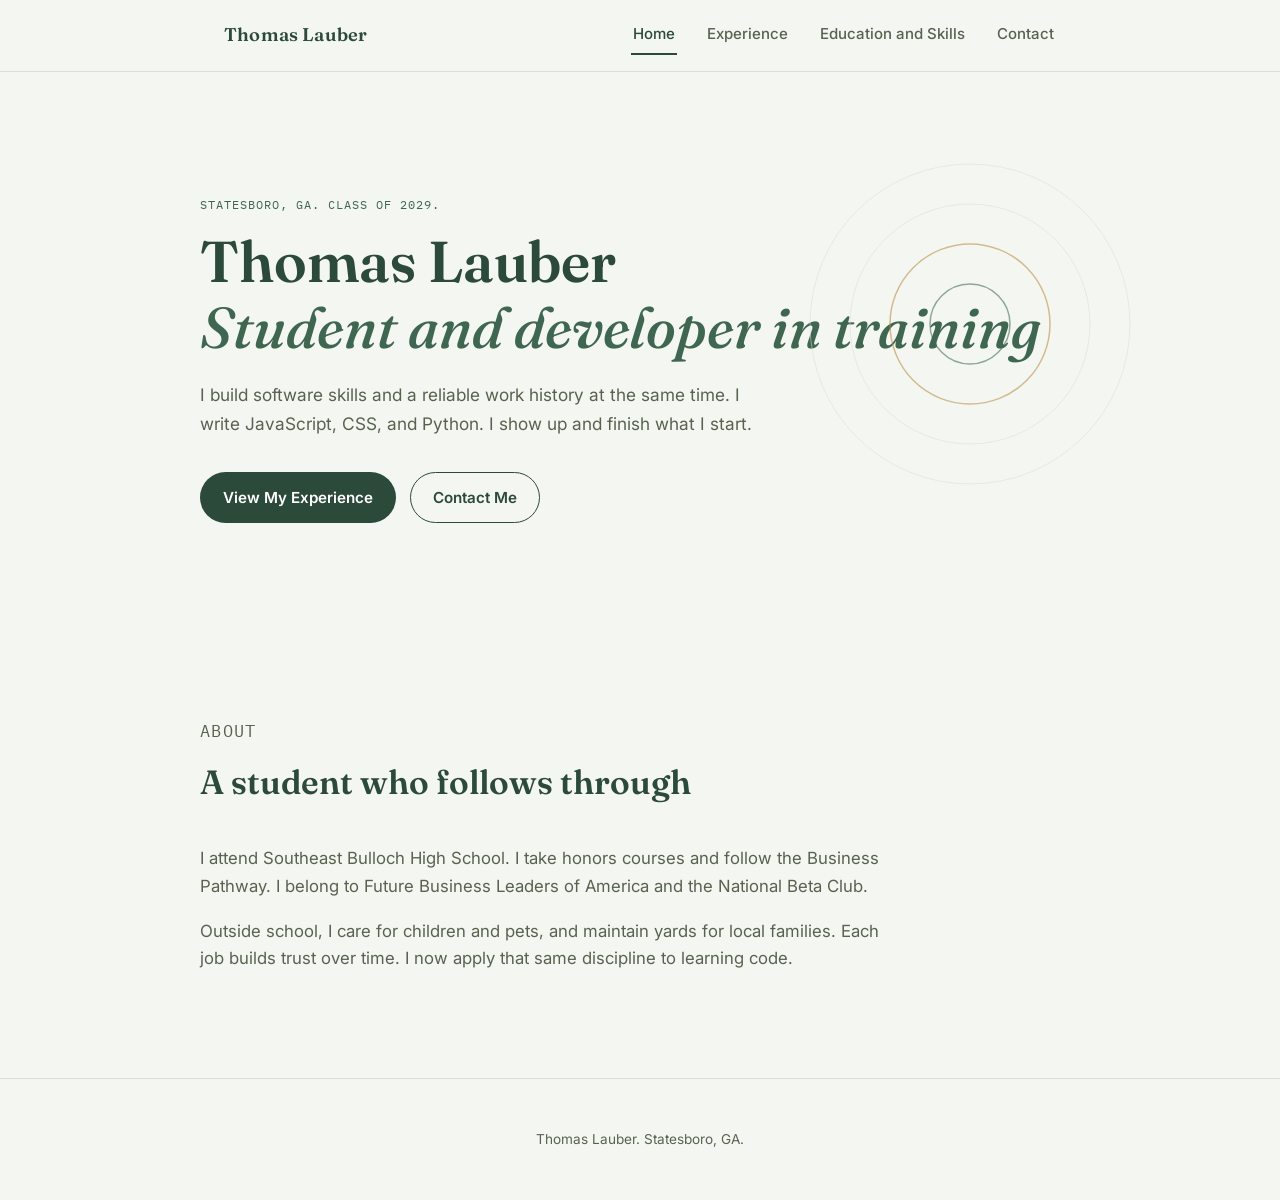
<file: index.html>
<!DOCTYPE html>
<html lang="en">
<head>
<meta charset="UTF-8">
<meta name="viewport" content="width=device-width, initial-scale=1.0">
<title>Thomas Lauber - Student and Developer</title>
<meta name="description" content="Thomas Lauber, a high school student in Statesboro, GA, building skills in JavaScript, CSS, and Python, with a proven record of reliability through local work and academics.">
<meta property="og:title" content="Thomas Lauber - Student and Developer">
<meta property="og:description" content="High school student building software skills and a track record of reliability through local work and academics.">
<meta property="og:type" content="website">
<link rel="icon" href="data:image/svg+xml,%3Csvg xmlns='http://www.w3.org/2000/svg' viewBox='0 0 64 64'%3E%3Crect width='64' height='64' rx='14' fill='%232C4A3A'/%3E%3Ctext x='32' y='42' font-family='Georgia,serif' font-size='28' fill='%23F4F6F2' text-anchor='middle'%3ETL%3C/text%3E%3C/svg%3E">
<link rel="preconnect" href="https://fonts.googleapis.com">
<link rel="preconnect" href="https://fonts.gstatic.com" crossorigin>
<link href="https://fonts.googleapis.com/css2?family=Fraunces:ital,wght@0,300;0,500;0,600;1,500&family=Inter:wght@400;500;600;700&family=IBM+Plex+Mono:wght@400;500&display=swap" rel="stylesheet">
<link rel="stylesheet" href="style.css">
<noscript><style>body{opacity:1 !important;}</style></noscript>
</head>
<body>
<a class="skip-link" href="#main">Skip to content</a>

<header class="site-nav">
  <div class="nav-inner">
    <a class="nav-mark" href="index.html">Thomas Lauber</a>
    <button class="nav-toggle" aria-label="Toggle navigation" aria-expanded="false" id="navToggle">
      <span></span>
    </button>
    <nav class="nav-links" id="navLinks">
      <a href="index.html" aria-current="page">Home</a>
      <a href="experience.html">Experience</a>
      <a href="education.html">Education and Skills</a>
      <a href="contact.html">Contact</a>
    </nav>
  </div>
</header>

<main id="main">
  <section class="hero" id="top">
    <div class="hero-inner">
      <svg class="hero-rings" viewBox="0 0 340 340" aria-hidden="true">
        <circle cx="170" cy="170" r="160" fill="none" stroke="#D9E0D3" stroke-width="1"/>
        <circle cx="170" cy="170" r="120" fill="none" stroke="#D9E0D3" stroke-width="1"/>
        <circle cx="170" cy="170" r="80" fill="none" stroke="#B98A3E" stroke-width="1.5"/>
        <circle cx="170" cy="170" r="40" fill="none" stroke="#3F6650" stroke-width="1.5"/>
      </svg>
      <p class="eyebrow">Statesboro, GA. Class of 2029.</p>
      <h1>Thomas Lauber<br><span class="role">Student and developer in training</span></h1>
      <p class="lede">I build software skills and a reliable work history at the same time. I write JavaScript, CSS, and Python. I show up and finish what I start.</p>
      <div class="hero-ctas">
        <a class="btn btn-primary" href="experience.html">View My Experience</a>
        <a class="btn btn-secondary" href="contact.html">Contact Me</a>
      </div>
    </div>
  </section>

  <section id="about" class="reveal">
    <div class="section-inner about">
      <div class="section-head">
        <p class="eyebrow">About</p>
        <h2>A student who follows through</h2>
      </div>
      <p>I attend Southeast Bulloch High School. I take honors courses and follow the Business Pathway. I belong to Future Business Leaders of America and the National Beta Club.</p>
      <p style="margin-top:16px;">Outside school, I care for children and pets, and maintain yards for local families. Each job builds trust over time. I now apply that same discipline to learning code.</p>
    </div>
  </section>
</main>

<footer>
  <p>Thomas Lauber. Statesboro, GA.</p>
</footer>

<script src="script.js"></script>
</body>
</html>
</file>
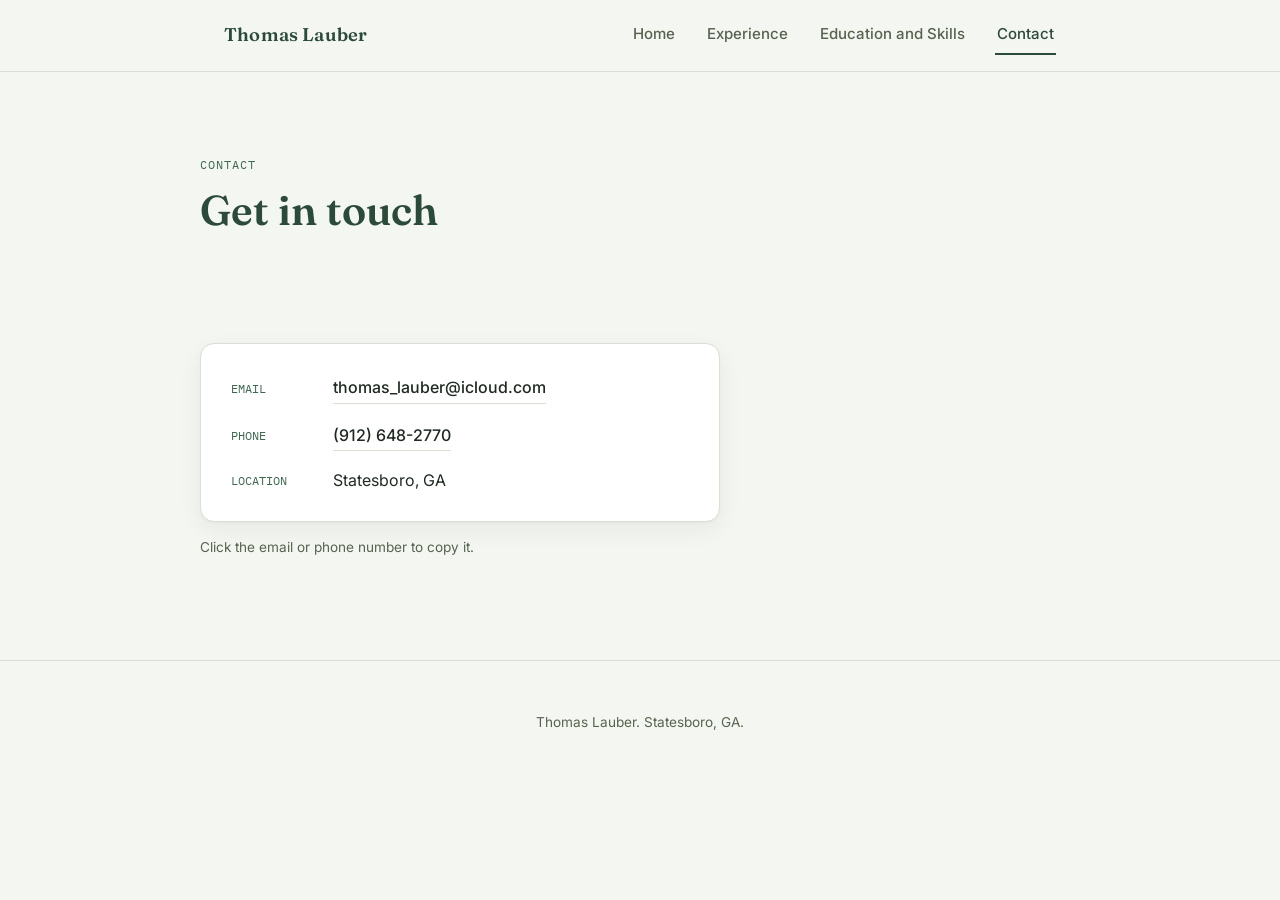
<file: contact.html>
<!DOCTYPE html>
<html lang="en">
<head>
<meta charset="UTF-8">
<meta name="viewport" content="width=device-width, initial-scale=1.0">
<title>Contact - Thomas Lauber</title>
<meta name="description" content="Contact Thomas Lauber, a student in Statesboro, GA.">
<link rel="icon" href="data:image/svg+xml,%3Csvg xmlns='http://www.w3.org/2000/svg' viewBox='0 0 64 64'%3E%3Crect width='64' height='64' rx='14' fill='%232C4A3A'/%3E%3Ctext x='32' y='42' font-family='Georgia,serif' font-size='28' fill='%23F4F6F2' text-anchor='middle'%3ETL%3C/text%3E%3C/svg%3E">
<link rel="preconnect" href="https://fonts.googleapis.com">
<link rel="preconnect" href="https://fonts.gstatic.com" crossorigin>
<link href="https://fonts.googleapis.com/css2?family=Fraunces:ital,wght@0,300;0,500;0,600;1,500&family=Inter:wght@400;500;600;700&family=IBM+Plex+Mono:wght@400;500&display=swap" rel="stylesheet">
<link rel="stylesheet" href="style.css">
<noscript><style>body{opacity:1 !important;}</style></noscript>
</head>
<body>
<a class="skip-link" href="#main">Skip to content</a>

<header class="site-nav">
  <div class="nav-inner">
    <a class="nav-mark" href="index.html">Thomas Lauber</a>
    <button class="nav-toggle" aria-label="Toggle navigation" aria-expanded="false" id="navToggle">
      <span></span>
    </button>
    <nav class="nav-links" id="navLinks">
      <a href="index.html">Home</a>
      <a href="experience.html">Experience</a>
      <a href="education.html">Education and Skills</a>
      <a href="contact.html" aria-current="page">Contact</a>
    </nav>
  </div>
</header>

<main id="main">
  <div class="page-head">
    <div class="section-inner">
      <p class="eyebrow">Contact</p>
      <h1>Get in touch</h1>
    </div>
  </div>

  <section class="reveal">
    <div class="section-inner">
      <div class="card contact-card">
        <div class="contact-row">
          <span class="label">Email</span>
          <button type="button" class="copy-target" data-copy="thomas_lauber@icloud.com" aria-label="Copy email address to clipboard">thomas_lauber@icloud.com</button>
        </div>
        <div class="contact-row">
          <span class="label">Phone</span>
          <button type="button" class="copy-target" data-copy="(912) 648-2770" aria-label="Copy phone number to clipboard">(912) 648-2770</button>
        </div>
        <div class="contact-row">
          <span class="label">Location</span>
          <span>Statesboro, GA</span>
        </div>
      </div>
      <p class="contact-hint">Click the email or phone number to copy it.</p>
    </div>
  </section>
</main>

<footer>
  <p>Thomas Lauber. Statesboro, GA.</p>
</footer>

<div id="toast" class="toast" role="status" aria-live="polite"></div>

<script src="script.js"></script>
</body>
</html>
</file>
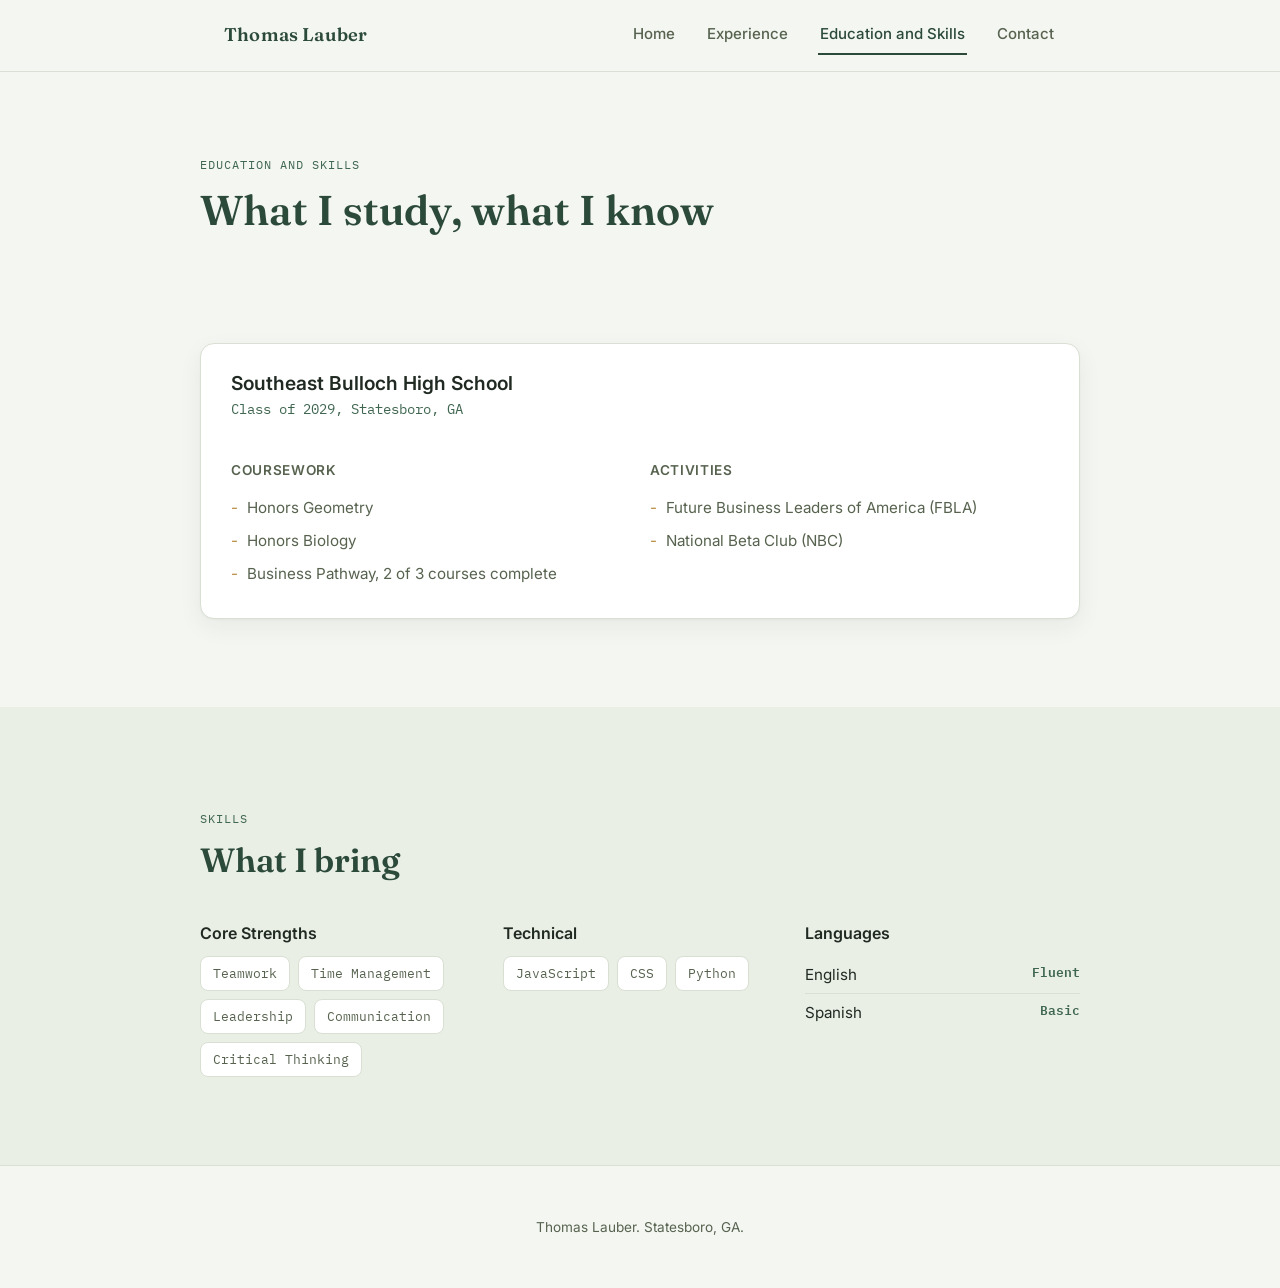
<file: education.html>
<!DOCTYPE html>
<html lang="en">
<head>
<meta charset="UTF-8">
<meta name="viewport" content="width=device-width, initial-scale=1.0">
<title>Education and Skills - Thomas Lauber</title>
<meta name="description" content="Education and skills for Thomas Lauber, a student at Southeast Bulloch High School, Class of 2029.">
<link rel="icon" href="data:image/svg+xml,%3Csvg xmlns='http://www.w3.org/2000/svg' viewBox='0 0 64 64'%3E%3Crect width='64' height='64' rx='14' fill='%232C4A3A'/%3E%3Ctext x='32' y='42' font-family='Georgia,serif' font-size='28' fill='%23F4F6F2' text-anchor='middle'%3ETL%3C/text%3E%3C/svg%3E">
<link rel="preconnect" href="https://fonts.googleapis.com">
<link rel="preconnect" href="https://fonts.gstatic.com" crossorigin>
<link href="https://fonts.googleapis.com/css2?family=Fraunces:ital,wght@0,300;0,500;0,600;1,500&family=Inter:wght@400;500;600;700&family=IBM+Plex+Mono:wght@400;500&display=swap" rel="stylesheet">
<link rel="stylesheet" href="style.css">
<noscript><style>body{opacity:1 !important;}</style></noscript>
</head>
<body>
<a class="skip-link" href="#main">Skip to content</a>

<header class="site-nav">
  <div class="nav-inner">
    <a class="nav-mark" href="index.html">Thomas Lauber</a>
    <button class="nav-toggle" aria-label="Toggle navigation" aria-expanded="false" id="navToggle">
      <span></span>
    </button>
    <nav class="nav-links" id="navLinks">
      <a href="index.html">Home</a>
      <a href="experience.html">Experience</a>
      <a href="education.html" aria-current="page">Education and Skills</a>
      <a href="contact.html">Contact</a>
    </nav>
  </div>
</header>

<main id="main">
  <div class="page-head">
    <div class="section-inner">
      <p class="eyebrow">Education and Skills</p>
      <h1>What I study, what I know</h1>
    </div>
  </div>

  <section class="reveal">
    <div class="section-inner">
      <div class="card">
        <h3>Southeast Bulloch High School</h3>
        <span class="subtitle">Class of 2029, Statesboro, GA</span>
        <div class="edu-cols">
          <div>
            <h4>Coursework</h4>
            <ul>
              <li>Honors Geometry</li>
              <li>Honors Biology</li>
              <li>Business Pathway, 2 of 3 courses complete</li>
            </ul>
          </div>
          <div>
            <h4>Activities</h4>
            <ul>
              <li>Future Business Leaders of America (FBLA)</li>
              <li>National Beta Club (NBC)</li>
            </ul>
          </div>
        </div>
      </div>
    </div>
  </section>

  <section class="section-alt reveal">
    <div class="section-inner">
      <div class="section-head">
        <p class="eyebrow">Skills</p>
        <h2>What I bring</h2>
      </div>
      <div class="skills-grid">
        <div class="skill-group">
          <h3>Core Strengths</h3>
          <div class="tag-list">
            <span class="tag">Teamwork</span>
            <span class="tag">Time Management</span>
            <span class="tag">Leadership</span>
            <span class="tag">Communication</span>
            <span class="tag">Critical Thinking</span>
          </div>
        </div>
        <div class="skill-group">
          <h3>Technical</h3>
          <div class="tag-list">
            <span class="tag">JavaScript</span>
            <span class="tag">CSS</span>
            <span class="tag">Python</span>
          </div>
        </div>
        <div class="skill-group">
          <h3>Languages</h3>
          <div class="lang-row"><span>English</span><span class="lang-level">Fluent</span></div>
          <div class="lang-row"><span>Spanish</span><span class="lang-level">Basic</span></div>
        </div>
      </div>
    </div>
  </section>
</main>

<footer>
  <p>Thomas Lauber. Statesboro, GA.</p>
</footer>

<script src="script.js"></script>
</body>
</html>
</file>
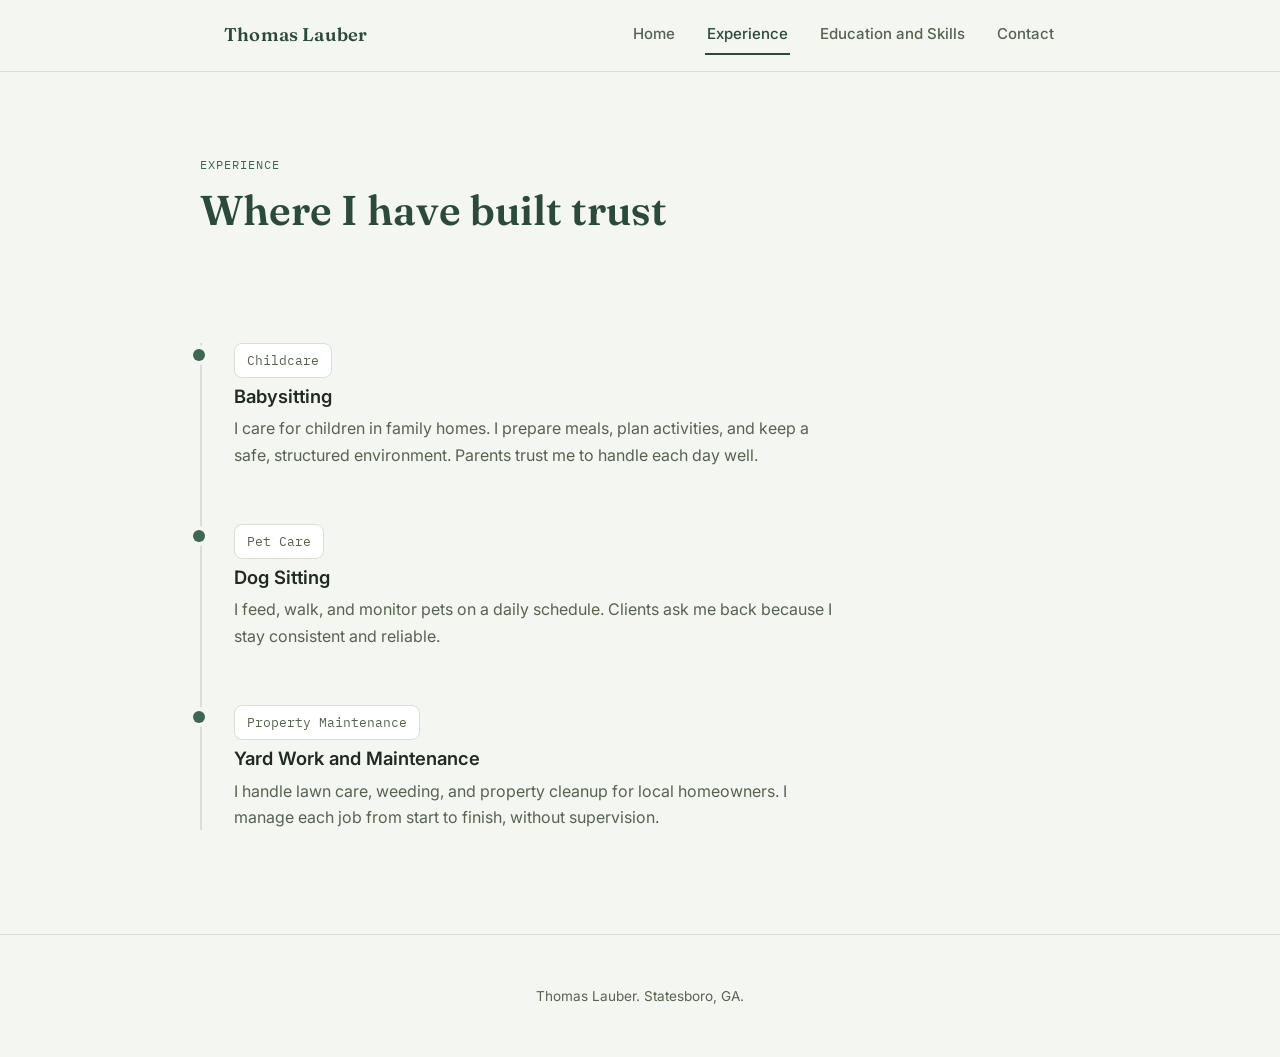
<file: experience.html>
<!DOCTYPE html>
<html lang="en">
<head>
<meta charset="UTF-8">
<meta name="viewport" content="width=device-width, initial-scale=1.0">
<title>Experience - Thomas Lauber</title>
<meta name="description" content="Work experience for Thomas Lauber, including childcare, pet care, and property maintenance for local families in Statesboro, GA.">
<link rel="icon" href="data:image/svg+xml,%3Csvg xmlns='http://www.w3.org/2000/svg' viewBox='0 0 64 64'%3E%3Crect width='64' height='64' rx='14' fill='%232C4A3A'/%3E%3Ctext x='32' y='42' font-family='Georgia,serif' font-size='28' fill='%23F4F6F2' text-anchor='middle'%3ETL%3C/text%3E%3C/svg%3E">
<link rel="preconnect" href="https://fonts.googleapis.com">
<link rel="preconnect" href="https://fonts.gstatic.com" crossorigin>
<link href="https://fonts.googleapis.com/css2?family=Fraunces:ital,wght@0,300;0,500;0,600;1,500&family=Inter:wght@400;500;600;700&family=IBM+Plex+Mono:wght@400;500&display=swap" rel="stylesheet">
<link rel="stylesheet" href="style.css">
<noscript><style>body{opacity:1 !important;}</style></noscript>
</head>
<body>
<a class="skip-link" href="#main">Skip to content</a>

<header class="site-nav">
  <div class="nav-inner">
    <a class="nav-mark" href="index.html">Thomas Lauber</a>
    <button class="nav-toggle" aria-label="Toggle navigation" aria-expanded="false" id="navToggle">
      <span></span>
    </button>
    <nav class="nav-links" id="navLinks">
      <a href="index.html">Home</a>
      <a href="experience.html" aria-current="page">Experience</a>
      <a href="education.html">Education and Skills</a>
      <a href="contact.html">Contact</a>
    </nav>
  </div>
</header>

<main id="main">
  <div class="page-head">
    <div class="section-inner">
      <p class="eyebrow">Experience</p>
      <h1>Where I have built trust</h1>
    </div>
  </div>

  <section class="reveal">
    <div class="section-inner">
      <div class="timeline">
        <div class="timeline-item">
          <span class="tag">Childcare</span>
          <h3>Babysitting</h3>
          <p>I care for children in family homes. I prepare meals, plan activities, and keep a safe, structured environment. Parents trust me to handle each day well.</p>
        </div>
        <div class="timeline-item">
          <span class="tag">Pet Care</span>
          <h3>Dog Sitting</h3>
          <p>I feed, walk, and monitor pets on a daily schedule. Clients ask me back because I stay consistent and reliable.</p>
        </div>
        <div class="timeline-item">
          <span class="tag">Property Maintenance</span>
          <h3>Yard Work and Maintenance</h3>
          <p>I handle lawn care, weeding, and property cleanup for local homeowners. I manage each job from start to finish, without supervision.</p>
        </div>
      </div>
    </div>
  </section>
</main>

<footer>
  <p>Thomas Lauber. Statesboro, GA.</p>
</footer>

<script src="script.js"></script>
</body>
</html>
</file>
<file: style.css>
:root{
  --paper:#F4F6F2;
  --paper-alt:#EAEFE6;
  --ink:#202A22;
  --ink-soft:#57634F;
  --moss:#3F6650;
  --moss-deep:#2C4A3A;
  --gold:#B98A3E;
  --line:#D9E0D3;
  --card:#FFFFFF;
  --shadow: 0 1px 2px rgba(32,42,34,0.04), 0 8px 24px rgba(32,42,34,0.06);
  --radius: 14px;
  --maxw: 880px;
}
*{box-sizing:border-box;}
html{scroll-behavior:smooth;}
body{
  margin:0;
  background:var(--paper);
  color:var(--ink);
  font-family:'Inter',system-ui,-apple-system,sans-serif;
  line-height:1.65;
  -webkit-font-smoothing:antialiased;
  opacity:0;
  transition:opacity 260ms ease;
}
html.page-visible body{opacity:1;}
h1,h2,h3{
  font-family:'Fraunces',Georgia,serif;
  color:var(--moss-deep);
  line-height:1.15;
  margin:0;
}
a{color:inherit;}
ul{margin:0;padding:0;list-style:none;}
img,svg{display:block;max-width:100%;}
.eyebrow{
  font-family:'IBM Plex Mono',monospace;
  font-size:0.78rem;
  letter-spacing:0.08em;
  text-transform:uppercase;
  color:var(--moss);
}
section{padding:88px 24px;}
.section-inner{max-width:var(--maxw); margin:0 auto;}
.section-alt{background:var(--paper-alt);}
.section-head{margin-bottom:44px;}
.section-head h2{font-size:clamp(1.6rem,3.4vw,2.1rem); font-weight:600; margin-top:8px;}

.skip-link{
  position:absolute; left:-999px; top:auto;
  background:var(--moss-deep); color:#fff; padding:10px 16px; border-radius:8px; z-index:100;
}
.skip-link:focus{left:16px; top:16px;}

:focus-visible{outline:2px solid var(--gold); outline-offset:3px; border-radius:4px;}

header.site-nav{
  position:sticky; top:0; z-index:50;
  background:rgba(244,246,242,0.88);
  backdrop-filter:blur(8px);
  border-bottom:1px solid var(--line);
}
.nav-inner{
  max-width:var(--maxw); margin:0 auto; padding:16px 24px;
  display:flex; align-items:center; justify-content:space-between;
}
.nav-mark{
  font-family:'Fraunces',serif; font-weight:600; font-size:1.15rem; color:var(--moss-deep);
  text-decoration:none; letter-spacing:0.01em;
}
.nav-links{display:flex; gap:28px;}
.nav-links a{
  text-decoration:none; font-size:0.94rem; font-weight:500; color:var(--ink-soft);
  padding:6px 2px; border-bottom:2px solid transparent; transition:color .2s ease, border-color .2s ease;
}
.nav-links a:hover{color:var(--moss-deep); border-color:var(--gold);}
.nav-links a[aria-current="page"]{color:var(--moss-deep); border-color:var(--moss-deep);}
.nav-toggle{display:none; background:none; border:1px solid var(--line); border-radius:8px; padding:8px 10px; cursor:pointer;}
.nav-toggle span, .nav-toggle span::before, .nav-toggle span::after{
  content:''; display:block; width:20px; height:2px; background:var(--ink); position:relative; transition:.2s ease;
}
.nav-toggle span::before{position:absolute; top:-6px;}
.nav-toggle span::after{position:absolute; top:6px;}

.hero{
  padding:110px 24px 90px;
  position:relative;
  overflow:hidden;
}
.hero-inner{max-width:var(--maxw); margin:0 auto; position:relative;}
.hero-rings{
  position:absolute; right:-60px; top:-40px; width:340px; height:340px;
  opacity:0.55; pointer-events:none;
}
.hero h1{
  font-size:clamp(2.4rem,6vw,3.6rem);
  font-weight:600;
  margin-top:14px;
}
.hero .role{
  font-style:italic;
  font-weight:500;
  color:var(--moss);
}
.hero p.lede{
  max-width:560px; margin-top:20px; font-size:1.08rem; color:var(--ink-soft);
}
.hero-ctas{display:flex; gap:14px; margin-top:34px; flex-wrap:wrap;}
.btn{
  display:inline-flex; align-items:center; gap:8px;
  padding:12px 22px; border-radius:999px; font-weight:600; font-size:0.95rem;
  text-decoration:none; transition:transform .2s ease, background .2s ease, box-shadow .2s ease;
  border:1px solid transparent; cursor:pointer;
}
.btn-primary{background:var(--moss-deep); color:#fff;}
.btn-primary:hover{background:var(--moss); transform:translateY(-1px); box-shadow:var(--shadow);}
.btn-secondary{background:transparent; color:var(--moss-deep); border-color:var(--moss-deep);}
.btn-secondary:hover{background:var(--moss-deep); color:#fff; transform:translateY(-1px);}

.about p{max-width:680px; font-size:1.05rem; color:var(--ink-soft);}

.skills-grid{display:grid; grid-template-columns:1fr 1fr 1fr; gap:28px;}
.skill-group h3{font-size:1rem; font-family:'Inter',sans-serif; font-weight:600; color:var(--ink); margin-bottom:14px;}
.tag-list{display:flex; flex-wrap:wrap; gap:8px;}
.tag{
  font-family:'IBM Plex Mono',monospace; font-size:0.8rem;
  background:var(--card); border:1px solid var(--line); color:var(--ink-soft);
  padding:6px 12px; border-radius:8px;
}
.lang-row{display:flex; justify-content:space-between; font-size:0.95rem; padding:6px 0; border-bottom:1px solid var(--line);}
.lang-row:last-child{border-bottom:none;}
.lang-level{color:var(--moss); font-weight:600; font-size:0.82rem; font-family:'IBM Plex Mono',monospace;}

.timeline{position:relative; padding-left:32px; border-left:2px solid var(--line);}
.timeline-item{position:relative; padding-bottom:40px;}
.timeline-item:last-child{padding-bottom:0;}
.timeline-item::before{
  content:''; position:absolute; left:-41px; top:6px;
  width:12px; height:12px; border-radius:50%;
  background:var(--moss); box-shadow:0 0 0 4px var(--paper);
}
.timeline-item .tag{margin-bottom:8px; display:inline-block;}
.timeline-item h3{font-size:1.15rem; font-weight:600; font-family:'Inter',sans-serif; color:var(--ink);}
.timeline-item p{color:var(--ink-soft); margin-top:8px; max-width:600px;}

.card{
  background:var(--card); border:1px solid var(--line); border-radius:var(--radius);
  padding:28px 30px; box-shadow:var(--shadow);
}
.card h3{font-size:1.2rem; font-family:'Inter',sans-serif; font-weight:600; color:var(--ink);}
.card .subtitle{font-family:'IBM Plex Mono',monospace; font-size:0.85rem; color:var(--moss); margin-top:4px; display:block;}
.edu-cols{display:grid; grid-template-columns:1fr 1fr; gap:20px; margin-top:20px;}
.edu-cols h4{font-size:0.85rem; text-transform:uppercase; letter-spacing:0.05em; color:var(--ink-soft); margin-bottom:10px; font-weight:600;}
.edu-cols ul li{padding:4px 0; font-size:0.95rem; color:var(--ink-soft); position:relative; padding-left:16px;}
.edu-cols ul li::before{content:'-'; position:absolute; left:0; color:var(--gold);}

.contact-card{display:flex; flex-direction:column; gap:16px; max-width:520px;}
.contact-row{display:flex; align-items:center; gap:12px; font-size:1rem;}
.contact-row .label{font-family:'IBM Plex Mono',monospace; font-size:0.78rem; text-transform:uppercase; color:var(--moss); width:90px; flex-shrink:0;}
.contact-row a{text-decoration:none; font-weight:500; border-bottom:1px solid var(--line); transition:border-color .2s ease, color .2s ease;}
.contact-row a:hover{border-color:var(--gold); color:var(--moss-deep);}

.copy-target{
  background:none;
  border:none;
  padding:2px 0;
  margin:0;
  font:inherit;
  font-weight:500;
  color:inherit;
  cursor:pointer;
  text-align:left;
  border-bottom:1px solid var(--line);
  transition:border-color .2s ease, color .2s ease, opacity .15s ease;
}
.copy-target:hover{border-color:var(--gold); color:var(--moss-deep);}
.copy-target:active{opacity:0.65;}

.toast{
  position:fixed;
  left:50%;
  bottom:28px;
  transform:translate(-50%,10px);
  background:var(--moss-deep);
  color:#fff;
  padding:11px 20px;
  border-radius:8px;
  font-size:0.9rem;
  font-weight:500;
  box-shadow:var(--shadow);
  opacity:0;
  pointer-events:none;
  transition:opacity .25s ease, transform .25s ease;
  z-index:200;
}
.toast.toast-visible{
  opacity:1;
  transform:translate(-50%,0);
}

.contact-hint{
  margin-top:14px;
  font-size:0.85rem;
  color:var(--ink-soft);
}

.page-head{padding:70px 24px 20px;}
.page-head .section-inner{max-width:var(--maxw); margin:0 auto;}
.page-head h1{font-size:clamp(2rem,4.5vw,2.6rem); font-weight:600; margin-top:8px;}

footer{
  padding:36px 24px; text-align:center; font-size:0.85rem; color:var(--ink-soft);
  border-top:1px solid var(--line);
}

.reveal{opacity:0; transform:translateY(14px); transition:opacity .6s ease, transform .6s ease;}
.reveal.is-visible{opacity:1; transform:translateY(0);}

@media (prefers-reduced-motion: reduce){
  html{scroll-behavior:auto;}
  *{transition:none !important; animation:none !important;}
  body{opacity:1;}
  .reveal{opacity:1; transform:none;}
}

@media (max-width:760px){
  .skills-grid{grid-template-columns:1fr; gap:26px;}
  .edu-cols{grid-template-columns:1fr;}
  .nav-links{
    position:absolute; top:100%; left:0; right:0;
    background:var(--paper); border-bottom:1px solid var(--line);
    flex-direction:column; padding:12px 24px; gap:4px;
    display:none;
  }
  .nav-links.open{display:flex;}
  .nav-links a{padding:12px 4px;}
  .nav-toggle{display:block;}
  section{padding:64px 20px;}
  .hero{padding-top:80px;}
}
@media (max-width:420px){
  .hero-ctas{flex-direction:column; align-items:stretch;}
  .btn{justify-content:center;}
}
</file>
